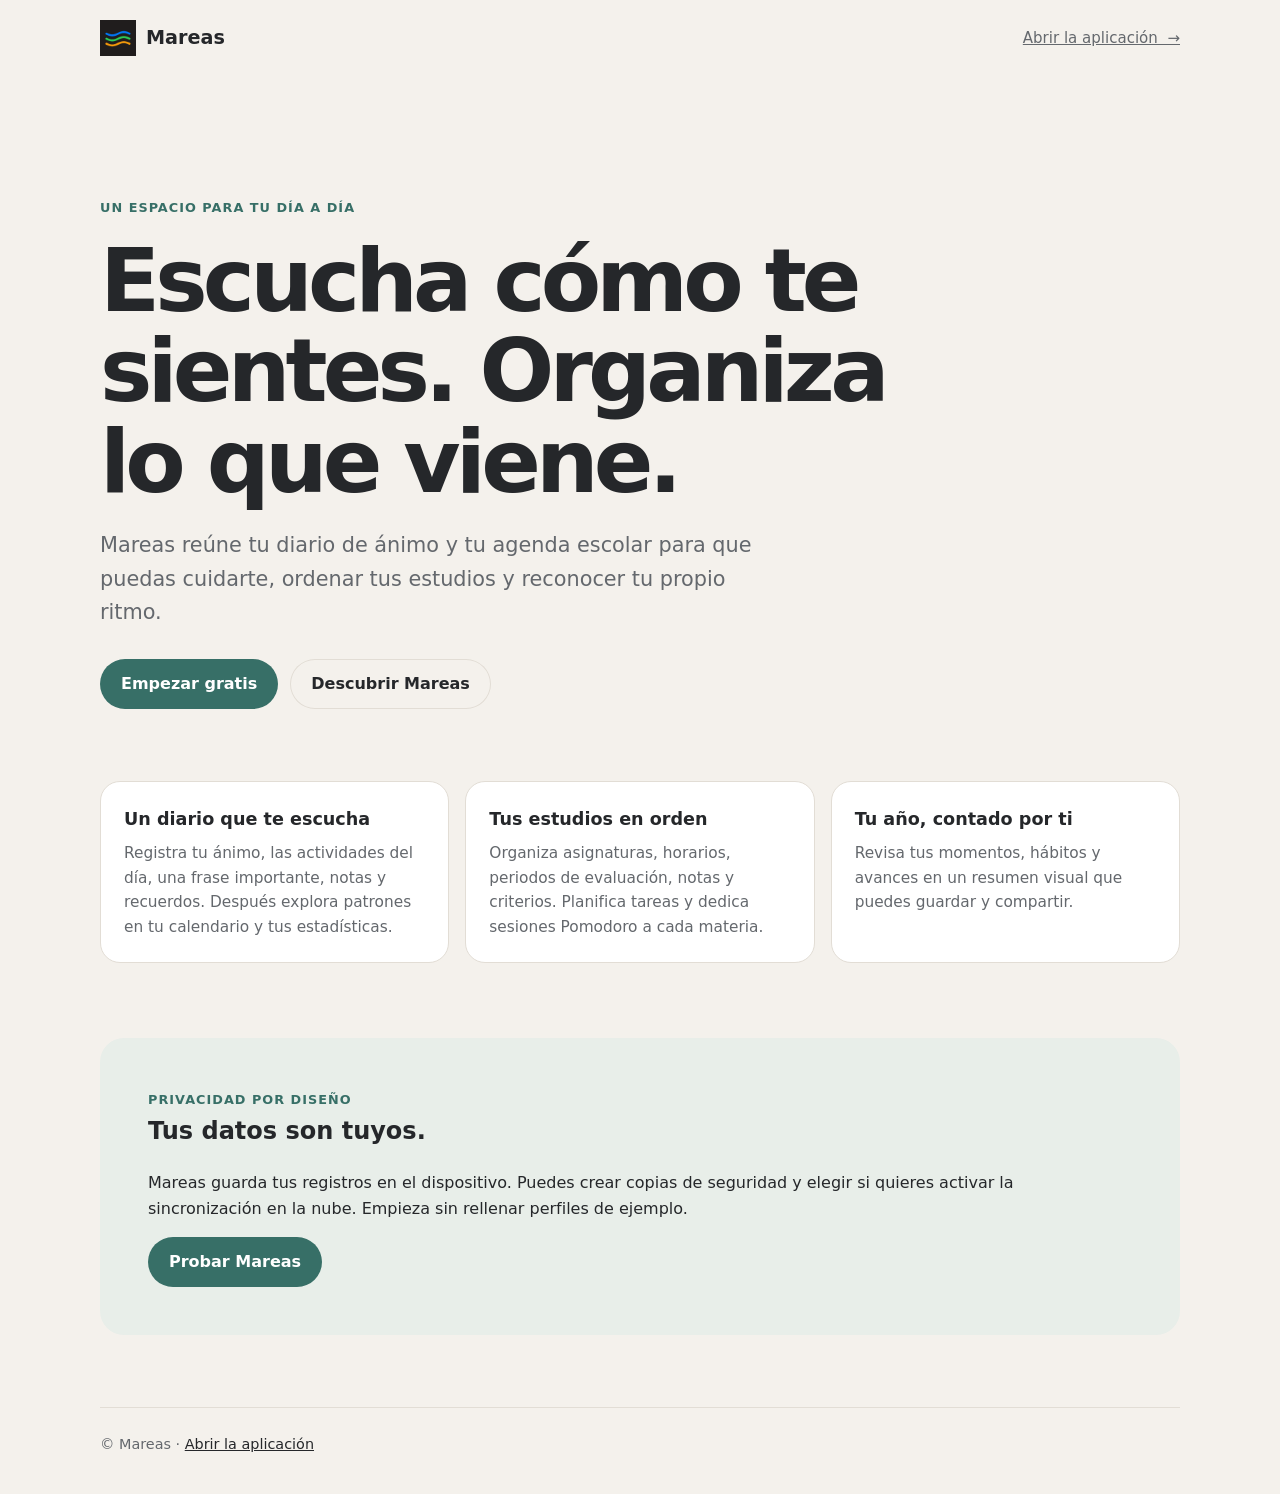
<file: landing.html>
<!doctype html>
<html lang="es">
<head>
<meta charset="utf-8">
<meta name="viewport" content="width=device-width,initial-scale=1">
<meta name="theme-color" content="#f4f1ec">
<meta name="description" content="Mareas reúne un diario de ánimo, agenda escolar, seguimiento de notas y herramientas de estudio en un espacio personal y privado.">
<meta name="robots" content="index,follow">
<link rel="canonical" href="https://miguelbenjaminaguilaramado.github.io/Mareas/landing.html">
<meta property="og:type" content="website">
<meta property="og:locale" content="es_ES">
<meta property="og:site_name" content="Mareas">
<meta property="og:title" content="Mareas — Organiza tu día y escucha cómo te sientes">
<meta property="og:description" content="Un diario de ánimo y agenda escolar. Tu bienestar, tus estudios y tu ritmo, en un solo lugar.">
<meta property="og:url" content="https://miguelbenjaminaguilaramado.github.io/Mareas/landing.html">
<meta property="og:image" content="https://miguelbenjaminaguilaramado.github.io/Mareas/assets/icons/icon-512.png">
<meta name="twitter:card" content="summary_large_image">
<meta name="twitter:title" content="Mareas — Diario de ánimo y agenda escolar">
<meta name="twitter:description" content="Registra tu ánimo, organiza los estudios y mira tu evolución con Mareas.">
<meta name="twitter:image" content="https://miguelbenjaminaguilaramado.github.io/Mareas/assets/icons/icon-512.png">
<link rel="icon" href="assets/icons/icon-192.png">
<title>Mareas — Diario de ánimo y agenda escolar</title>
<script type="application/ld+json">{"@context":"https://schema.org","@type":"WebApplication","name":"Mareas","url":"https://miguelbenjaminaguilaramado.github.io/Mareas/","applicationCategory":"LifestyleApplication","operatingSystem":"Web, iOS, Android","inLanguage":"es","description":"Diario personal de ánimo y agenda escolar con seguimiento de notas y herramientas de estudio."}</script>
<style>
:root{color-scheme:light;--ink:#25272a;--muted:#64686d;--accent:#376f67;--paper:#f4f1ec;--card:#fff;--line:#e2ddd5}*{box-sizing:border-box}body{margin:0;background:var(--paper);color:var(--ink);font:16px/1.6 system-ui,-apple-system,BlinkMacSystemFont,"Segoe UI",sans-serif}a{color:inherit}.wrap{width:min(1080px,calc(100% - 36px));margin:auto}.nav{display:flex;justify-content:space-between;align-items:center;padding:20px 0}.brand{display:flex;gap:10px;align-items:center;text-decoration:none;font-size:1.2rem;font-weight:750}.brand img{width:36px;height:36px}.navlink{font-size:.94rem;color:var(--muted)}.hero{padding:clamp(54px,10vw,118px) 0 72px;max-width:850px}.eyebrow{color:var(--accent);font-weight:700;letter-spacing:.08em;text-transform:uppercase;font-size:.8rem}.hero h1{font-size:clamp(2.55rem,8vw,5.5rem);line-height:1.03;letter-spacing:-.055em;margin:16px 0 22px}.hero p{font-size:clamp(1.08rem,2.5vw,1.3rem);color:var(--muted);max-width:690px}.actions{display:flex;gap:12px;flex-wrap:wrap;margin-top:30px}.btn{display:inline-flex;align-items:center;justify-content:center;border-radius:999px;padding:12px 21px;min-height:48px;background:var(--accent);color:white;text-decoration:none;font-weight:700}.btn.alt{background:transparent;color:var(--ink);box-shadow:inset 0 0 0 1px var(--line)}.features{display:grid;grid-template-columns:repeat(3,1fr);gap:16px;padding-bottom:75px}.feature{background:var(--card);border:1px solid var(--line);border-radius:20px;padding:23px}.feature h2{font-size:1.1rem;margin:0 0 8px}.feature p{margin:0;color:var(--muted);font-size:.96rem}.privacy{background:#e8eee9;border-radius:24px;padding:clamp(24px,5vw,48px);margin-bottom:72px}.privacy h2{margin-top:0}.foot{border-top:1px solid var(--line);padding:25px 0 38px;color:var(--muted);font-size:.9rem}.foot a{color:var(--ink)}@media(max-width:720px){.features{grid-template-columns:1fr}.hero{padding-top:56px}.navlink{font-size:.82rem}}
</style>
</head>
<body>
<header class="wrap nav"><a class="brand" href="./"><img src="assets/icons/icon-192.png" alt=""><span>Mareas</span></a><a class="navlink" href="./">Abrir la aplicación&nbsp; →</a></header>
<main class="wrap">
  <section class="hero">
    <span class="eyebrow">Un espacio para tu día a día</span>
    <h1>Escucha cómo te sientes. Organiza lo que viene.</h1>
    <p>Mareas reúne tu diario de ánimo y tu agenda escolar para que puedas cuidarte, ordenar tus estudios y reconocer tu propio ritmo.</p>
    <div class="actions"><a class="btn" href="./">Empezar gratis</a><a class="btn alt" href="#funciones">Descubrir Mareas</a></div>
  </section>
  <section id="funciones" class="features" aria-label="Funciones de Mareas">
    <article class="feature"><h2>Un diario que te escucha</h2><p>Registra tu ánimo, las actividades del día, una frase importante, notas y recuerdos. Después explora patrones en tu calendario y tus estadísticas.</p></article>
    <article class="feature"><h2>Tus estudios en orden</h2><p>Organiza asignaturas, horarios, periodos de evaluación, notas y criterios. Planifica tareas y dedica sesiones Pomodoro a cada materia.</p></article>
    <article class="feature"><h2>Tu año, contado por ti</h2><p>Revisa tus momentos, hábitos y avances en un resumen visual que puedes guardar y compartir.</p></article>
  </section>
  <section class="privacy"><span class="eyebrow">Privacidad por diseño</span><h2>Tus datos son tuyos.</h2><p>Mareas guarda tus registros en el dispositivo. Puedes crear copias de seguridad y elegir si quieres activar la sincronización en la nube. Empieza sin rellenar perfiles de ejemplo.</p><a class="btn" href="./">Probar Mareas</a></section>
</main>
<footer class="wrap foot"><span>© Mareas</span> · <a href="./">Abrir la aplicación</a></footer>
</body>
</html>
</file>
